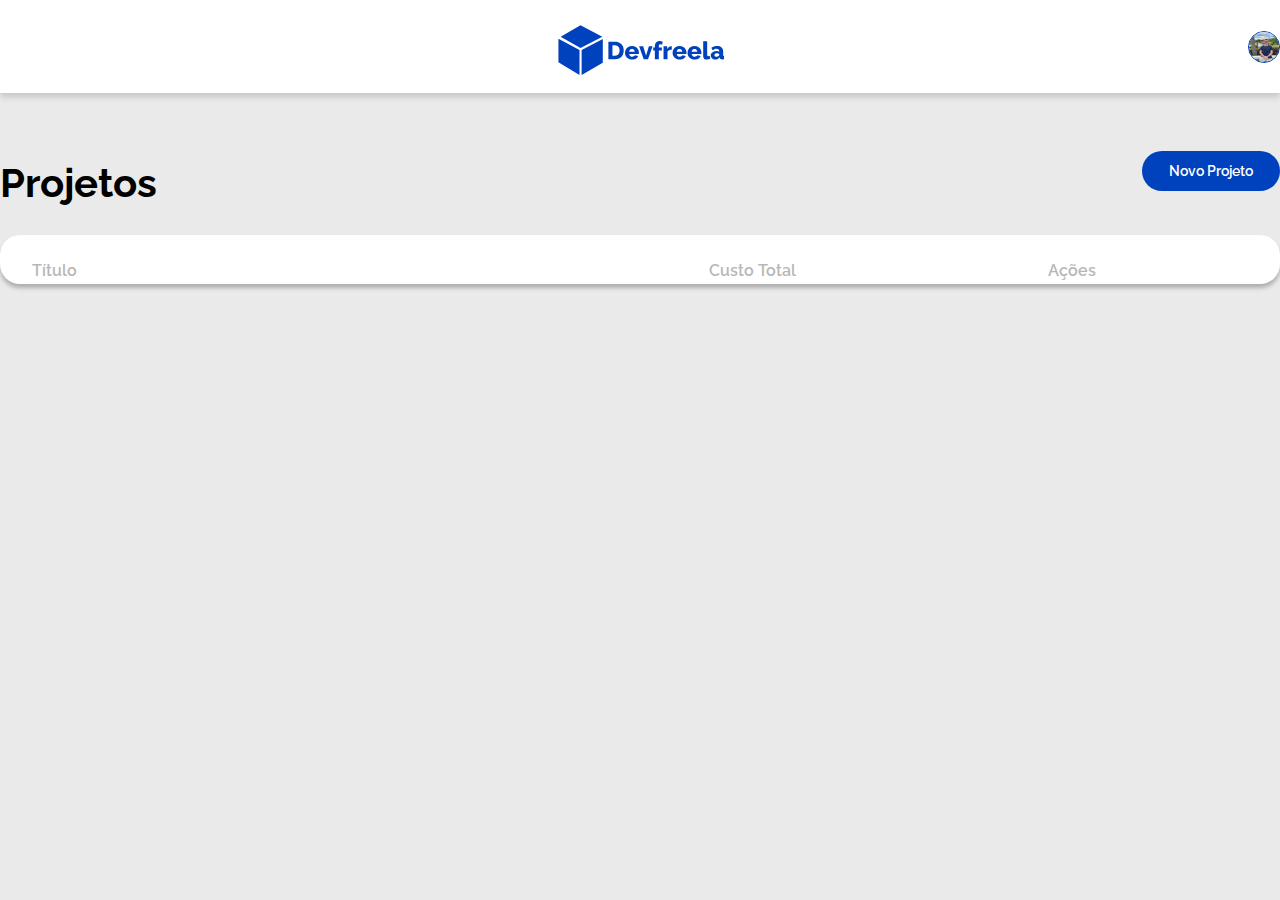
<file: list.html>
<!DOCTYPE html>
<html lang="pt-BR">

<head>
    
    <meta charset="UTF-8">
    <meta http-equiv="X-UA-Compatible" content="IE=edge">
    <meta name="viewport" content="width=device-width, initial-scale=1.0">
    <title>List - LF</title>

    <!-- FONTS -->
    <link rel="preconnect" href="https://fonts.googleapis.com">
    <link rel="preconnect" href="https://fonts.gstatic.com" crossorigin>
    <link href="https://fonts.googleapis.com/css2?family=Raleway:wght@500;600;800&display=swap" rel="stylesheet">
    <link href="https://fonts.googleapis.com/css2?family=Roboto:wght@500&display=swap" rel="stylesheet">
    <link href="https://fonts.googleapis.com/icon?family=Material+Icons" rel="stylesheet">

    <!-- STYLES ITCSS -->

    <!-- SETTINGS -->
    <link rel="stylesheet" href="style/settings/wrapper.css">
    <link rel="stylesheet" href="style/settings/core.css">
    <link rel="stylesheet" href="style/settings/color.css">
    <link rel="stylesheet" href="style/settings/text.css">

    <!-- GENERIC -->
    <link rel="stylesheet" href="style/generic/reset.css"> 
    <link rel="stylesheet" href="style/generic/box-sizing.css">

    <!-- BASE -->
    <link rel="stylesheet" href="style/base/html.css">

    <!-- OBJECTS -->
    <link rel="stylesheet" href="style/objects/lf-wrapper.css">

    <!-- COMPONENTS -->
    <link rel="stylesheet" href="style/components/lf-header.css">
    <link rel="stylesheet" href="style/components/lf-button.css">
    <link rel="stylesheet" href="style/components/lf-table.css">

    <!-- PAGES -->
   <link rel="stylesheet" href="style/pages/list.css">

    <!-- TRUMPS -->

    <!-- SCRIPTS -->
    <script src="scripts/list.js"></script>

</head>

<body>
    <div class="lf-list">
        <div class="lf-wrapper">
            <header class="lf-header">
                <div class="wrapper -has-user">
                    <div></div>
                    <div class="logo-wrapper">
                        <img alt=" Logo do devFreela" src="assets/logo/devfreela.svg">
                    </div>

                    <div class="user">
                        <div class="info">
                            <span id="name" class="name"></span>
                            <span id="role" class="role"></span>
                        </div>
                        <div class="photo-wrapper">
                            <img src="assets/image/Foto user.jpeg" alt="Foto do usuário">
                        </div>
                    </div>
                </div>
            </header>
            <main class="main-content -one-colum">
                <div class="title-button">
                    <h1 class="title">Projetos</h1>
                    <div class="button-wrapper">
                        <a href="project-create-edit.html" class="lf-button -small">Novo Projeto</a>
                    </div>
                </div>

                <div class="table-wrapper">
                    <div class="lf-table">
                        <div class="head">
                            <div class="row">
                                <div>Título</div>
                                <div>Custo Total</div>
                                <div>Ações</div>
                            </div>
                        </div>

                        <div class="body" id="table-body">
                        
                        </div>
                    </div>
                </div>
            </main>
        </div>
    </div>
</body>

</html>
</file>
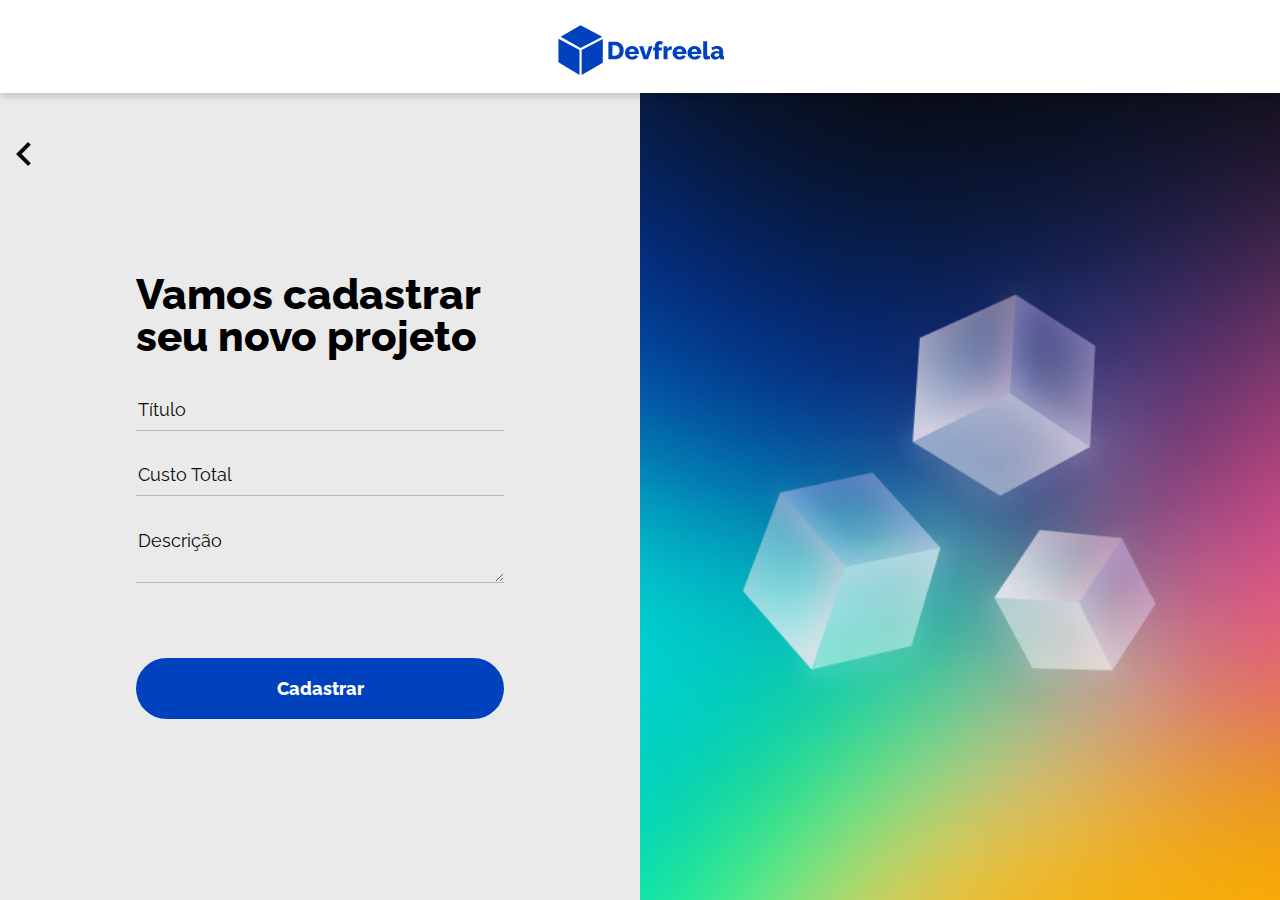
<file: project-create-edit.html>
<!DOCTYPE html>
<html lang="pt-BR">

<head>
    
    <meta charset="UTF-8">
    <meta http-equiv="X-UA-Compatible" content="IE=edge">
    <meta name="viewport" content="width=device-width, initial-scale=1.0">
    <title>Create - LF</title>

    <!-- FONTS -->
    <link rel="preconnect" href="https://fonts.googleapis.com">
    <link rel="preconnect" href="https://fonts.gstatic.com" crossorigin>
    <link href="https://fonts.googleapis.com/css2?family=Raleway:wght@500;600;800&display=swap" rel="stylesheet">
    <link href="https://fonts.googleapis.com/icon?family=Material+Icons" rel="stylesheet">

    <!-- STYLES ITCSS -->

    <!-- SETTINGS -->
    <link rel="stylesheet" href="style/settings/wrapper.css">
    <link rel="stylesheet" href="style/settings/core.css">
    <link rel="stylesheet" href="style/settings/color.css">
    <link rel="stylesheet" href="style/settings/text.css">

    <!-- GENERIC -->
    <link rel="stylesheet" href="style/generic/reset.css"> 
    <link rel="stylesheet" href="style/generic/box-sizing.css">

    <!-- BASE -->
    <link rel="stylesheet" href="style/base/html.css">

    <!-- OBJECTS -->
    <link rel="stylesheet" href="style/objects/lf-wrapper.css">

    <!-- COMPONENTS -->
    <link rel="stylesheet" href="style/components/lf-header.css">
    <link rel="stylesheet" href="style/components/lf-button.css">
    <link rel="stylesheet" href="style/components/lf-input.css">

    <!-- PAGES -->
    <link rel="stylesheet" href="style/pages/project-create-edit.css">

    <!-- TRUMPS -->

    <!-- SCRIPTS -->

    <script src="scripts/project-create-edit.js"></script>

</head>

<body>
    <div class="lf-project-create-edit">
        <div class="lf-wrapper">
            <header class="lf-header">
                <div class="wrapper">
                    <div class="logo-wrapper">
                        <img alt=" Logo do devFreela" src="assets/logo/devfreela.svg">
                    </div>
                </div>
            </header>
            <main class="main-content">

                <a class=" back-btn material-icons" href="list.html">keyboard_arrow_left</a>

                <form class="left"  onsubmit="createOrEdit()" action="javascript:void(0)">

                    <h1 class="main-title" id="main-title"></h1>

                    <input required id="title" class="lf-input" placeholder="Título">   
                    <input required id="totalCost" class="lf-input" placeholder="Custo Total">  
                    <textarea required id="description" class="lf-input" placeholder="Descrição"></textarea>  

                    <button type="submit" class="lf-button" id="lf-button"></button>

                </form>

                <div class="right">
                    <img class="image" alt="Arte da tela de login" src="assets/image/bg-float-cubes.png">
                </div>

            </main>
        </div>
    </div>
</body>

</html>
</file>
<file: style/settings/wrapper.css>
:root {
    --lf-main-wrapper: 1366px;   
}
</file>
<file: style/settings/core.css>
:root{
    --lf-header-size: 93px;
}
</file>
<file: style/settings/color.css>
:root{
    /* PRIMARY */
    --lf-color-primary-light: #004cd8;
    --lf-color-primary: #0041be;

    /* DANGER */
    --lf-color-danger: #FF2222;

    /* GRAY */
    --lf-color-gray: #767684;
    --lf-color-gray-lighter: rgba(196, 196, 196, 0.35);
    --lf-color-gray-lightest: #f9fbfd;
    --lf-color-gray-light: #b8b7b7;
    --lf-color-gray-dark: #09090a;
    
}
</file>
<file: style/settings/text.css>
:root{
    --font-family-base: 'Raleway', sans-serif;
    --font-size-base: 10px;
}
</file>
<file: style/generic/box-sizing.css>
* {
    box-sizing: border-box;
}
</file>
<file: style/base/html.css>
html{
    background-color: var(--lf-color-gray-lighter);
    font-family: 'Raleway', sans-serif;
    font-weight: 500;
}
</file>
<file: style/objects/lf-wrapper.css>
.lf-wrapper {
    max-width: var(--lf-main-wrapper);
    margin: 0 auto;
}

.lf-wrapper > .main-content{
    position: relative;
    display: grid;
    grid-template-columns: 1fr 1fr;
    padding-top: var(--lf-header-size);
}

.lf-wrapper > .main-content > .back-btn {
    position: fixed;
    top: calc(var(--lf-header-size) + 38px);
    font-size: calc(var(--font-size-base) + 38px);
    cursor: pointer;
    color: var(--lf-color-gray-dark);
    text-decoration: none;
}

.lf-wrapper > .main-content.-one-colum{
    display: grid;
    grid-template-columns: 1fr;
    padding-top: var(--lf-header-size);
}

.lf-wrapper > .main-content > .right{
    overflow: hidden;
    position: relative;
    height: calc(100vh - var(--lf-header-size));
}

.lf-wrapper > .main-content > .right > .image{
    position: absolute;
    height: 100%;
    min-width: 100%;
    top: 0;
    left: 50%;
    transform: translateX(-50%);
}
</file>
<file: style/components/lf-header.css>
.lf-header{
    height: var(--lf-header-size);
    width: 100%;
    background: white;
    box-shadow: 0px 4px 6px rgba(0, 0, 0, 0.15);
    position: fixed;
    z-index: 1;
    left: 0;
    top: 0;
}

.lf-header > .wrapper{
    max-width: var(--lf-main-wrapper);
    margin: 0 auto;
    display: flex;
    justify-content: center;
}

.lf-header > .wrapper.-has-user {
    display: grid;
    grid-template-columns: 1fr auto 1fr;
}

/* Logo */
.lf-header > .wrapper > .logo-wrapper{
    height: var(--lf-header-size);
    padding: 16px 0;
}

.lf-header > .wrapper > .logo-wrapper > .image{
    height: 100%;
}

/* Usuário */
.lf-header > .wrapper > .user {
    display: flex;
    align-items: center;
    margin-left: auto;
}

.lf-header > .wrapper > .user > .info {
    text-align: right;
}

.lf-header > .wrapper > .user > .info > .name {
    display: block;
    font-weight: 800;
    font-size: calc(var(--font-size-base) + 4px);
    margin-bottom: 3px;
    }

.lf-header > .wrapper > .user > .info > .role {
    display: block;
    font-weight: 400;
    font-size: calc(var(--font-size-base) + 2px);
}

.lf-header > .wrapper > .user > .photo-wrapper {
    margin-left: 16px;
    height: 32px;
    width: 32px;
    border-radius: 50%;
    border: 1px solid var(--lf-color-primary);
    overflow: hidden;
}

.lf-header > .wrapper > .user > .photo-wrapper >img {
    height: 100%;
    width: 100%;
}
</file>
<file: style/components/lf-button.css>
.lf-button{
    font-family: var(--font-family-base);
    background-color: var(--lf-color-primary);
    color: white;
    font-size: calc(var(--font-size-base) + 8px);
    font-weight: 800;
    padding: 20px;
    border-radius: 50px;
    border: none;
    width: 100%;
    cursor: pointer;
    transition: background-color 0.5s;
    text-decoration: none;
}

.lf-button.-small {
    font-size: calc(var(--font-size-base) + 4px);
    font-weight: 600;
    padding: 12px 27px;
}

.lf-button:hover{
    background-color: var(--lf-color-primary-light);
}
</file>
<file: style/components/lf-table.css>
.lf-table{
    box-shadow: 0px 4px 4px rgba(0, 0, 0, 0.25);
    border-radius: 20px;
    background-color: white;
    padding-top: 28px;
    padding-bottom: 5px;
}

/* HEAD */

.lf-table >.head {
    font-size: calc(var(--lf-font-size-base) + 6px);
    font-weight: 600;
    color: var(--lf-color-gray-light);
}

.lf-table >.head >.row {
    display: grid;
    grid-template-columns: 2fr 1fr 200px;
    padding-left: 32px;
    padding-right: 32px;
    align-items: center;
}

/* BODY */

.lf-table >.body {
    
}

.lf-table >.body >.row {
    display: grid;
    padding: 24px 32px;
    align-items: center;
    grid-template-columns: 2fr 1fr 200px;
    border-bottom: 1px solid var(--lf-color-gray-lighter);
}

.lf-table >.body >.row:first-child {
    padding-top: 15px;
}

.lf-table >.body >.row:last-child {
    border-bottom: none;
}

/* BODY - TITLE-DESCRIPTION */

.lf-table > .body > .row > .title-description {

}

.lf-table > .body > .row > .title-description > .title{
    font-weight: 600;
    margin-bottom: 8px;
}

.lf-table > .body > .row > .title-description > .description {
    
}

/* BODY - PRICE */

.lf-table > .body > .row > .price {
    font-family: 'Roboto', sans-serif;
    font-weight: 500;
}

/* BODY - ACTIONS */

.lf-table > .body > .row > .actions {

}

.lf-table > .body > .row > .actions > .edit{
    color: var(--lf-color-primary);
    margin-right: 5px;
    cursor: pointer;
    font-size: 26px;
}

.lf-table > .body > .row > .actions > .delete{
    color: var(--lf-color-danger);
    cursor: pointer;
    font-size: 26px;
}
</file>
<file: style/pages/list.css>
.lf-list > .lf-wrapper > .main-content > .title-button {
    margin-top: 70px;
    display: flex;
    justify-content: space-between;
}

.lf-list > .lf-wrapper > .main-content > .title-button > .title {
    font-size: calc(var(--font-size-base) + 30px);
    font-weight: 700;
}

.lf-list > .lf-wrapper > .main-content > .title-button > .button-wrapper {

}

.lf-list > .lf-wrapper > .main-content > .table-wrapper {
    margin-top: 32px;
}
</file>
<file: style/components/lf-input.css>
.lf-input{
    font-family: var(--font-family-base);
    font-size: calc( var(--font-size-base) + 8px);
    border: none;
    background: none;
    border-bottom: 1px solid var(--lf-color-gray-light);
    outline: none;
    transition: border-color .5s;
    padding-bottom: 10px;
    width: 100%;
    margin-bottom: 32px;
}

.lf-input:focus{
    border-color: var(--lf-color-primary);
}

.lf-input::placeholder{
    color: var(--lf-color-gray-dark);
}
</file>
<file: style/pages/project-create-edit.css>
.lf-project-create-edit > .lf-wrapper > .main-content > .left > .main-title {
    font-size: calc(var(--font-size-base) + 32px);
    font-weight: 800;
    max-width: 415px;
    margin-bottom: 40px;
}

.lf-project-create-edit > .lf-wrapper > .main-content > .left > .lf-button {
    margin-top: 40px;
}

.lf-project-create-edit > .lf-wrapper > .main-content > .left {
    max-width: 368px;
    margin: auto;
}
</file>
